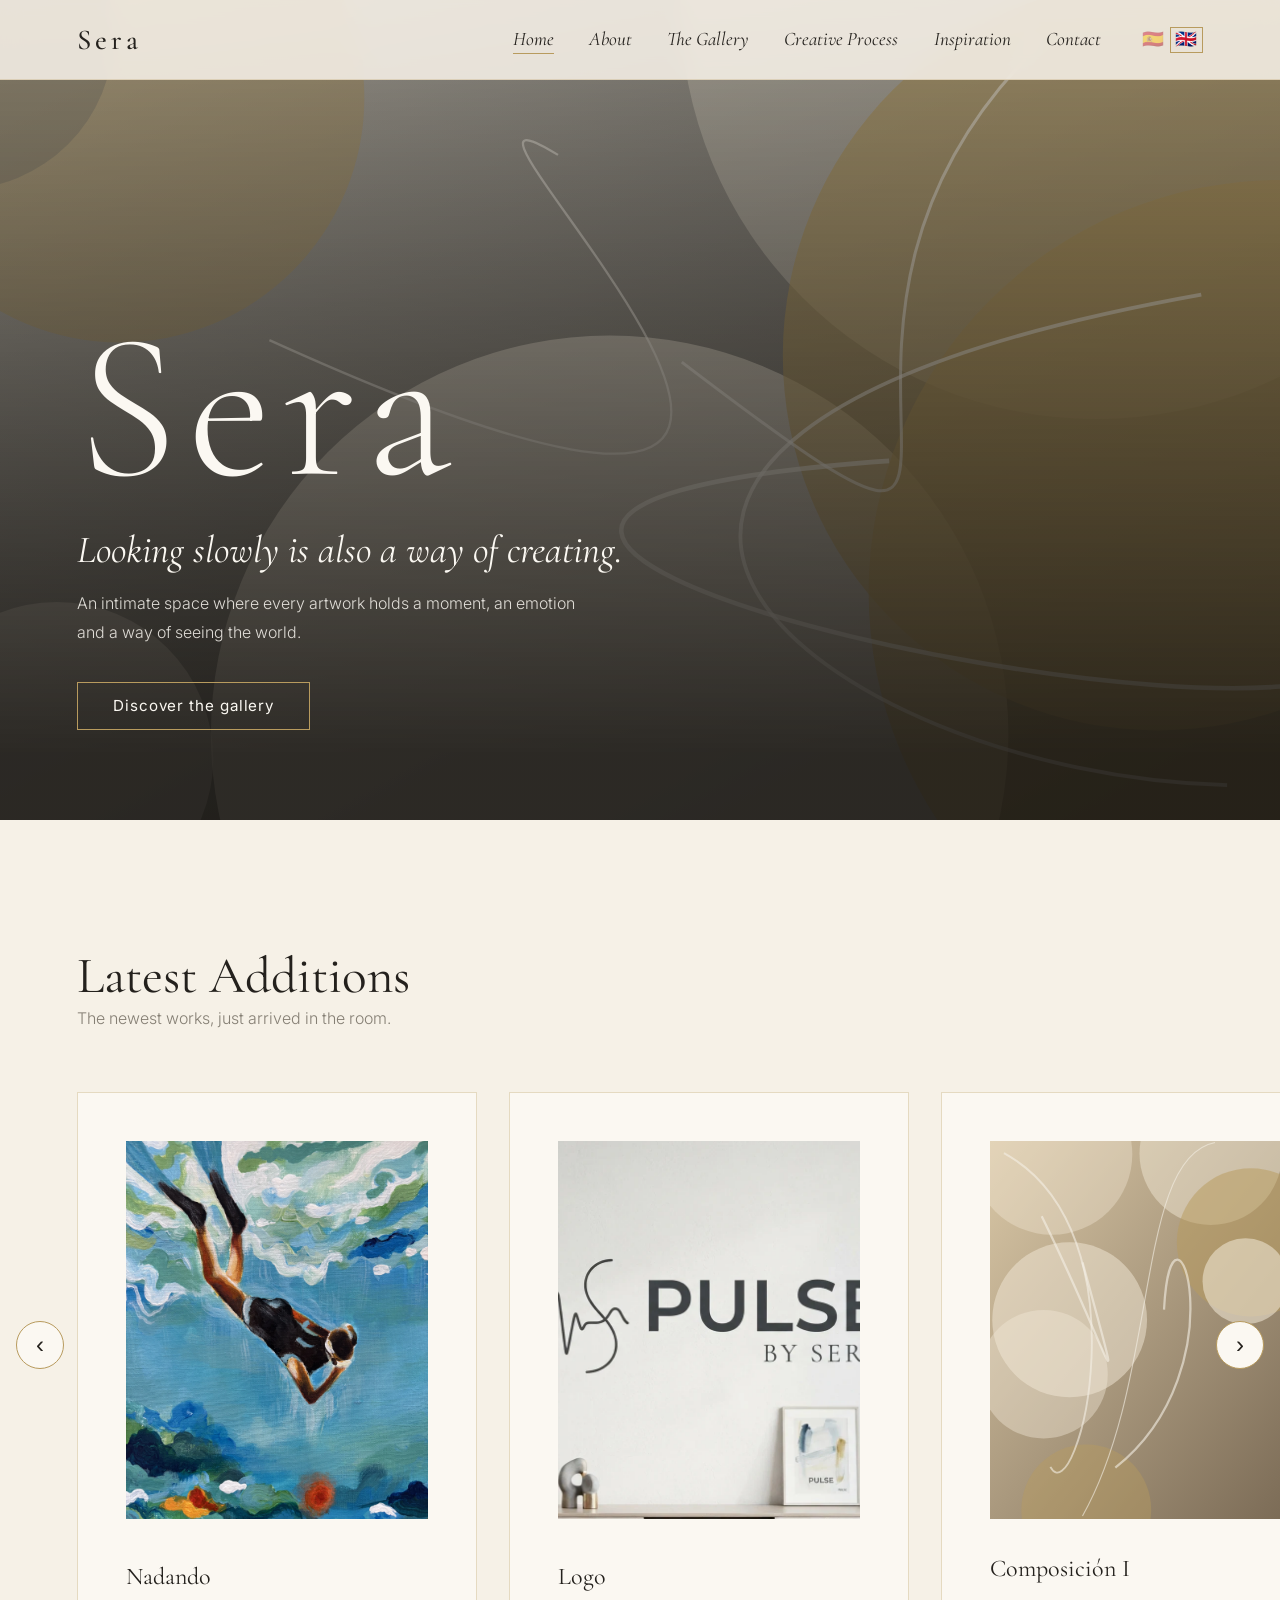
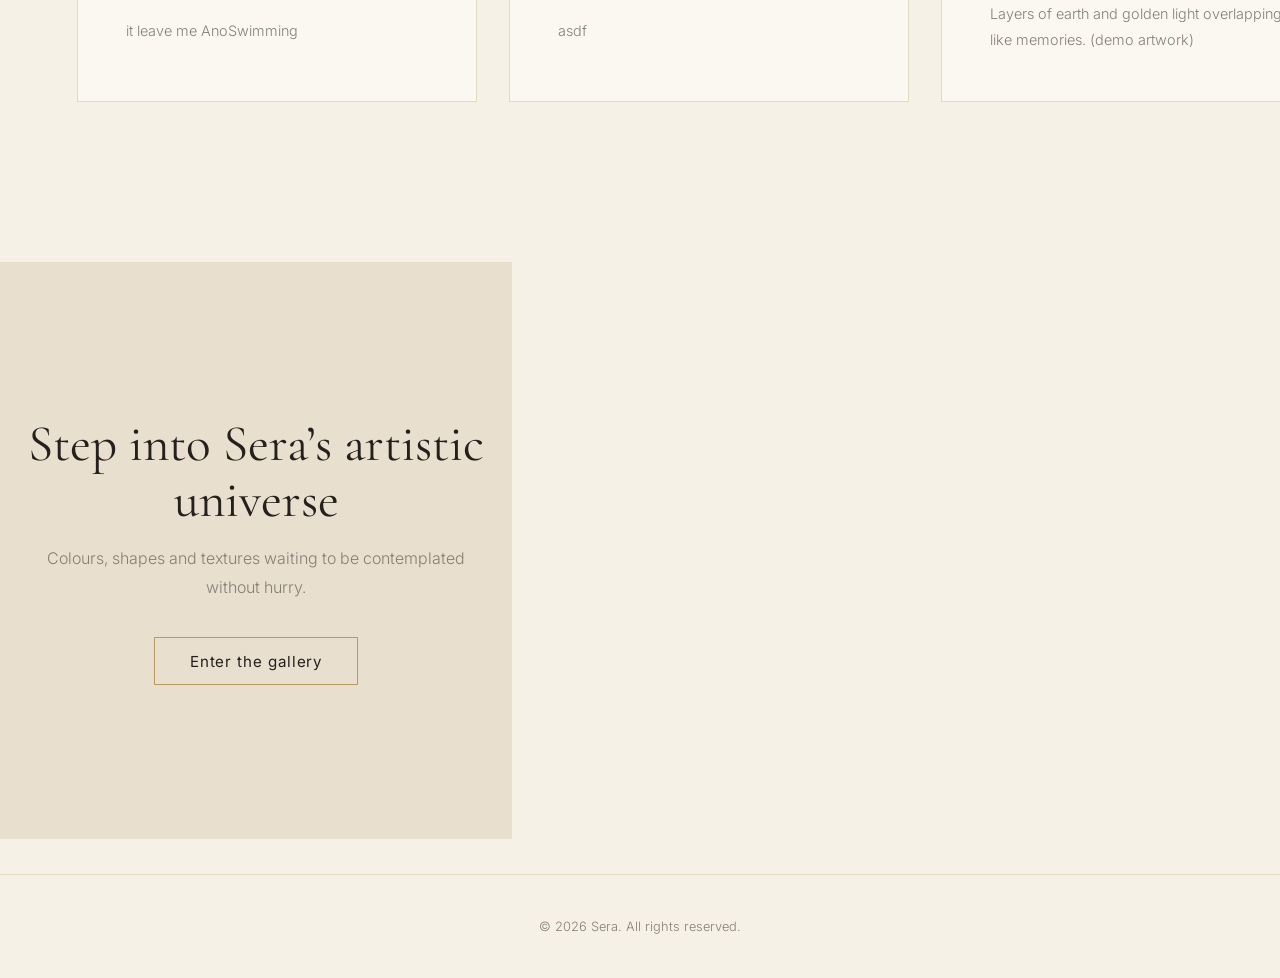
<file: index.html>
<!doctype html><html lang="es"><head><meta charset="utf-8"><meta name="viewport" content="width=device-width,initial-scale=1"><title>Sera · Galería de arte</title><meta name="description" content="Galería de arte personal de Sera."><meta property="og:type" content="website"><meta property="og:title" content="Sera · Galería de arte"><meta property="og:image" content="assets/images/hero.svg"><link rel="icon" href="assets/icons/favicon.svg"><link rel="preconnect" href="https://fonts.googleapis.com"><link rel="preconnect" href="https://fonts.gstatic.com" crossorigin><link rel="stylesheet" href="https://fonts.googleapis.com/css2?family=Cormorant+Garamond:ital,wght@0,300;0,400;0,500;1,400&family=Inter:wght@300;400;500&display=swap"><link rel="stylesheet" href="css/style.css"></head><body data-page="home"><header id="hdr"></header><main>
<section class="hero"><img data-cfg="hero" fetchpriority="high" alt=""><div class="hc"><h1 data-artist></h1><p class="q" data-i18n="home.quote"></p><p class="in" data-i18n="home.intro"></p><a class="btn" href="gallery.html" data-i18n="home.cta"></a></div></section>
<section class="sec"><div class="hd rv"><h2 data-i18n="home.latest"></h2><p data-i18n="home.latestSub"></p></div><div class="car"><button class="ar" data-d="-1" data-i18n-al="modal.prev">‹</button><div class="trk" id="trk"><p class="st" data-i18n="gallery.loading"></p></div><button class="ar" data-d="1" data-i18n-al="modal.next">›</button></div></section>
<section class="fin rv"><h2 data-i18n="home.final"></h2><p data-i18n="home.finalText"></p><a class="btn" href="gallery.html" data-i18n="home.finalBtn"></a></section>
</main><footer id="ftr"><p data-i18n="footer.rights"></p></footer><script src="js/config.js"></script><script src="js/translations.js"></script><script src="js/translations-ext.js"></script><script src="js/main.js"></script><script src="js/carousel.js"></script></body></html>
</file>
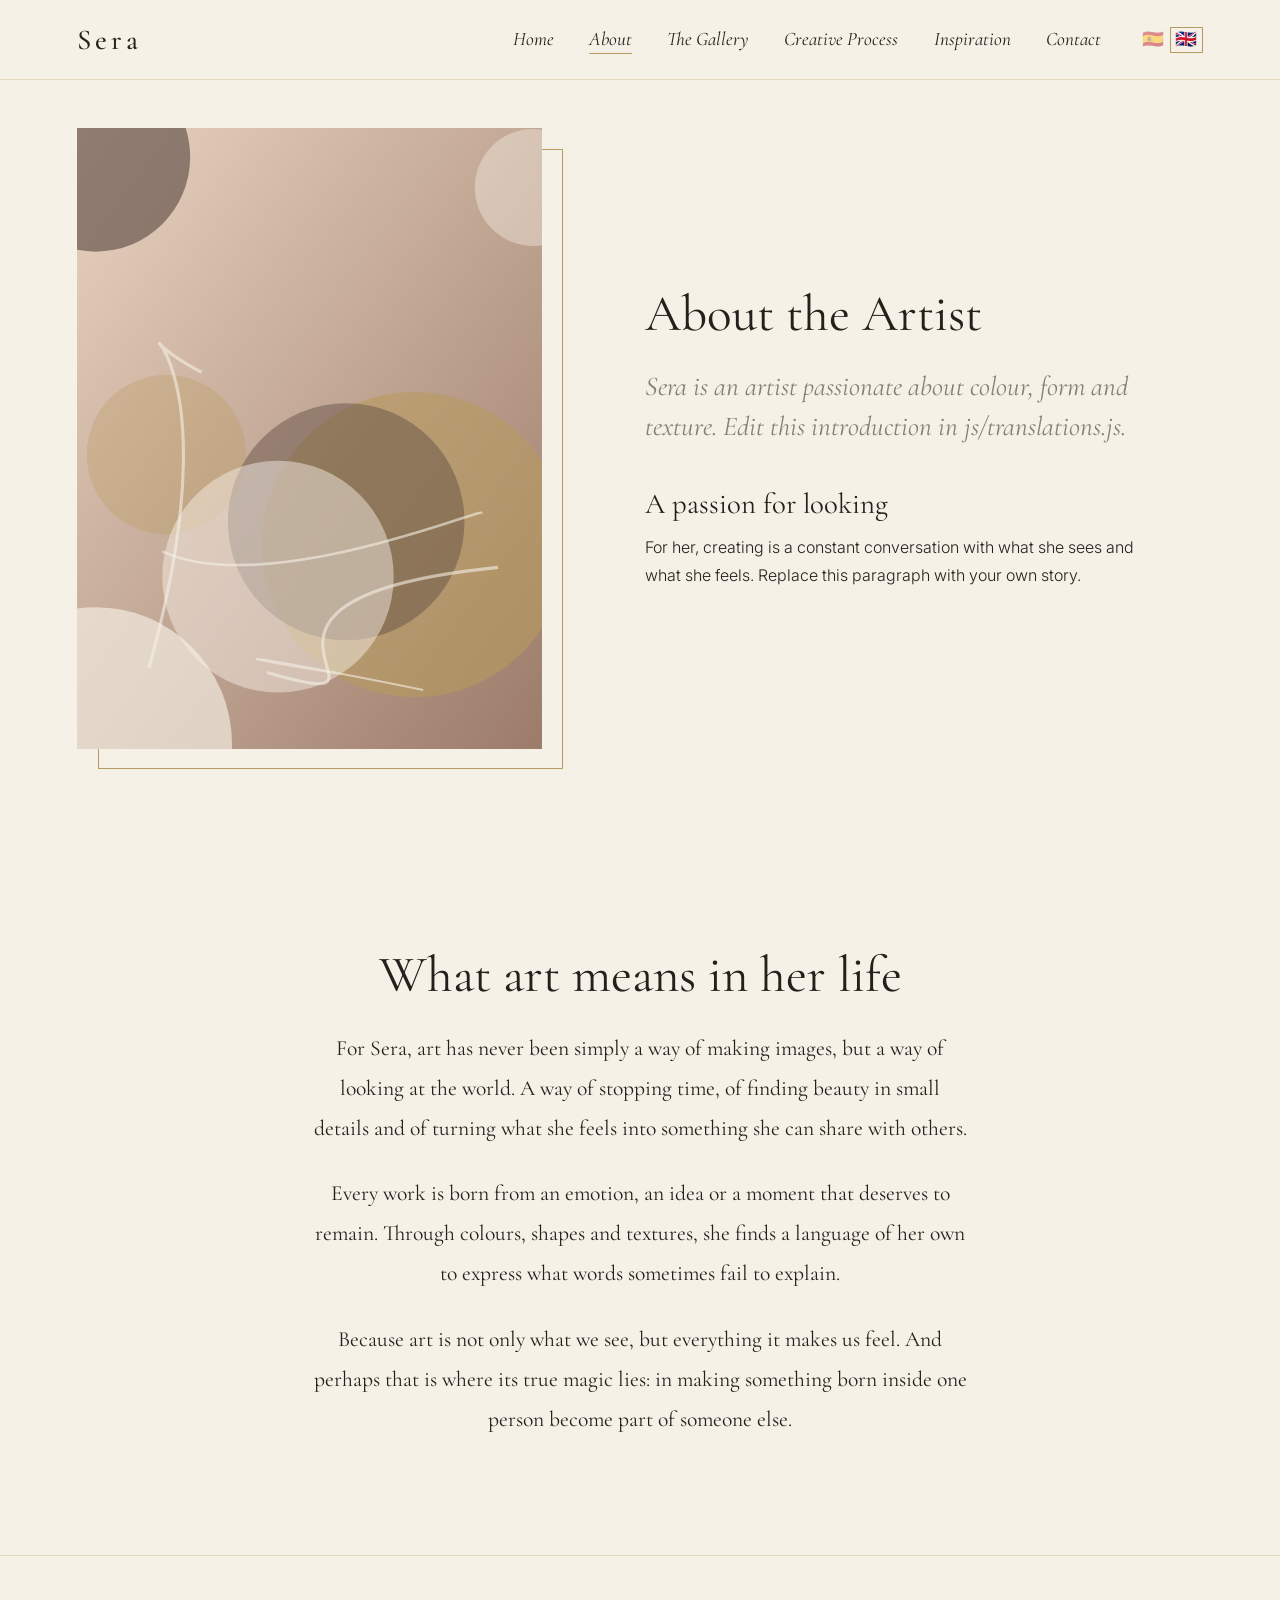
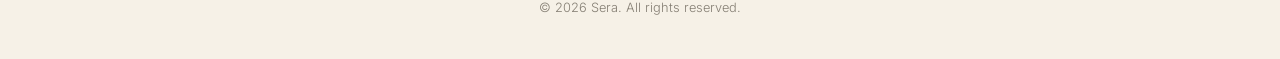
<file: about.html>
<!doctype html><html lang="es"><head><meta charset="utf-8"><meta name="viewport" content="width=device-width,initial-scale=1"><title>Sera · Conoce al autor</title><meta name="description" content="Galería de arte personal de Sera."><meta property="og:type" content="website"><meta property="og:title" content="Sera · Conoce al autor"><meta property="og:image" content="assets/images/hero.svg"><link rel="icon" href="assets/icons/favicon.svg"><link rel="preconnect" href="https://fonts.googleapis.com"><link rel="preconnect" href="https://fonts.gstatic.com" crossorigin><link rel="stylesheet" href="https://fonts.googleapis.com/css2?family=Cormorant+Garamond:ital,wght@0,300;0,400;0,500;1,400&family=Inter:wght@300;400;500&display=swap"><link rel="stylesheet" href="css/style.css"></head><body data-page="about"><header id="hdr"></header><main>
<section class="ab"><figure class="rv"><img data-cfg="portrait" data-alt="1" alt=""></figure><div class="rv"><h1 data-i18n="about.title"></h1><p class="lead" data-i18n="about.intro"></p><h2 data-i18n="about.passionT"></h2><p data-i18n="about.passion"></p></div></section>
<section class="aq rv"><h2 data-i18n="about.artT"></h2><p data-i18n="about.art1"></p><p data-i18n="about.art2"></p><p data-i18n="about.art3"></p></section>
</main><footer id="ftr"><p data-i18n="footer.rights"></p></footer><script src="js/config.js"></script><script src="js/translations.js"></script><script src="js/translations-ext.js"></script><script src="js/main.js"></script></body></html>
</file>
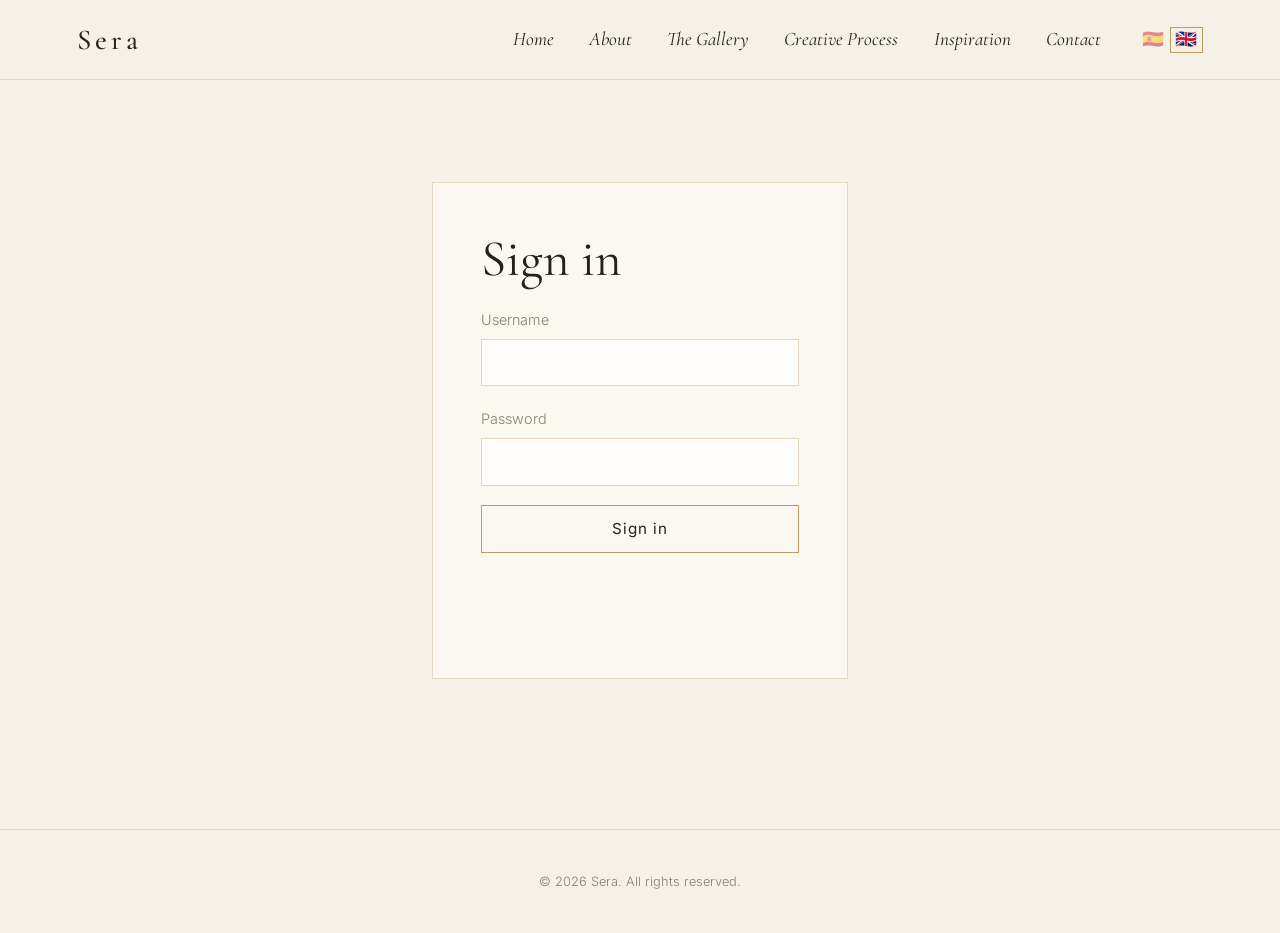
<file: admin.html>
<!doctype html><html lang="es"><head><meta charset="utf-8"><meta name="viewport" content="width=device-width,initial-scale=1"><title>Admin</title><meta name="description" content="Galería de arte personal de Sera."><meta property="og:type" content="website"><meta property="og:title" content="Admin"><meta property="og:image" content="assets/images/hero.svg"><meta name="robots" content="noindex,nofollow"><link rel="icon" href="assets/icons/favicon.svg"><link rel="preconnect" href="https://fonts.googleapis.com"><link rel="preconnect" href="https://fonts.gstatic.com" crossorigin><link rel="stylesheet" href="https://fonts.googleapis.com/css2?family=Cormorant+Garamond:ital,wght@0,300;0,400;0,500;1,400&family=Inter:wght@300;400;500&display=swap"><link rel="stylesheet" href="css/style.css"></head><body data-page="admin"><header id="hdr"></header><main>
<section class="ad" id="login"><form id="lf" class="card"><h1 data-i18n="admin.login"></h1><label><span data-i18n="admin.user"></span><input name="u" autocomplete="username" required></label><label><span data-i18n="admin.pass"></span><input name="p" type="password" autocomplete="current-password" required></label><button class="btn" data-i18n="admin.login"></button><p class="msg" id="lm" role="alert"></p></form></section>
<section class="ad" id="dash" hidden><div class="bar"><h1 data-i18n="admin.title"></h1><button class="btn ghost sm" id="lo" data-i18n="admin.logout"></button></div>
<nav class="tabs" id="tabs"><button data-t="works" class="on" data-i18n="admin.tabWorks"></button><button data-t="col" data-i18n="admin.tabCol"></button><button data-t="proc" data-i18n="admin.tabProc"></button><button data-t="insp" data-i18n="admin.tabInsp"></button></nav><p class="msg" id="am" role="status"></p><div id="t-works"><form id="af" class="card"><h2 data-i18n="admin.add"></h2><label><span data-i18n="admin.image"></span><input type="file" id="fi" accept="image/jpeg,image/png,image/webp"></label><small data-i18n="admin.imgHint"></small><img id="pv" hidden alt=""><label><span data-i18n="admin.titleF"></span><input name="title" maxlength="120" required></label><label><span data-i18n="admin.descEs"></span><textarea name="es" rows="3"></textarea></label><label><span data-i18n="admin.descEn"></span><textarea name="en" rows="3"></textarea></label><label><span data-i18n="admin.year"></span><input name="year" inputmode="numeric" maxlength="4" pattern="\d{4}"></label><button class="btn" data-i18n="admin.submit"></button></form>
<h2 data-i18n="admin.existing"></h2><div id="list"></div></div><div id="t-col" hidden></div><div id="t-proc" hidden></div><div id="t-insp" hidden></div></section>
</main><footer id="ftr"><p data-i18n="footer.rights"></p></footer><script src="js/config.js"></script><script src="js/translations.js"></script><script src="js/translations-ext.js"></script><script src="js/main.js"></script><script src="js/admin.js"></script><script src="js/admin-content.js"></script></body></html>
</file>
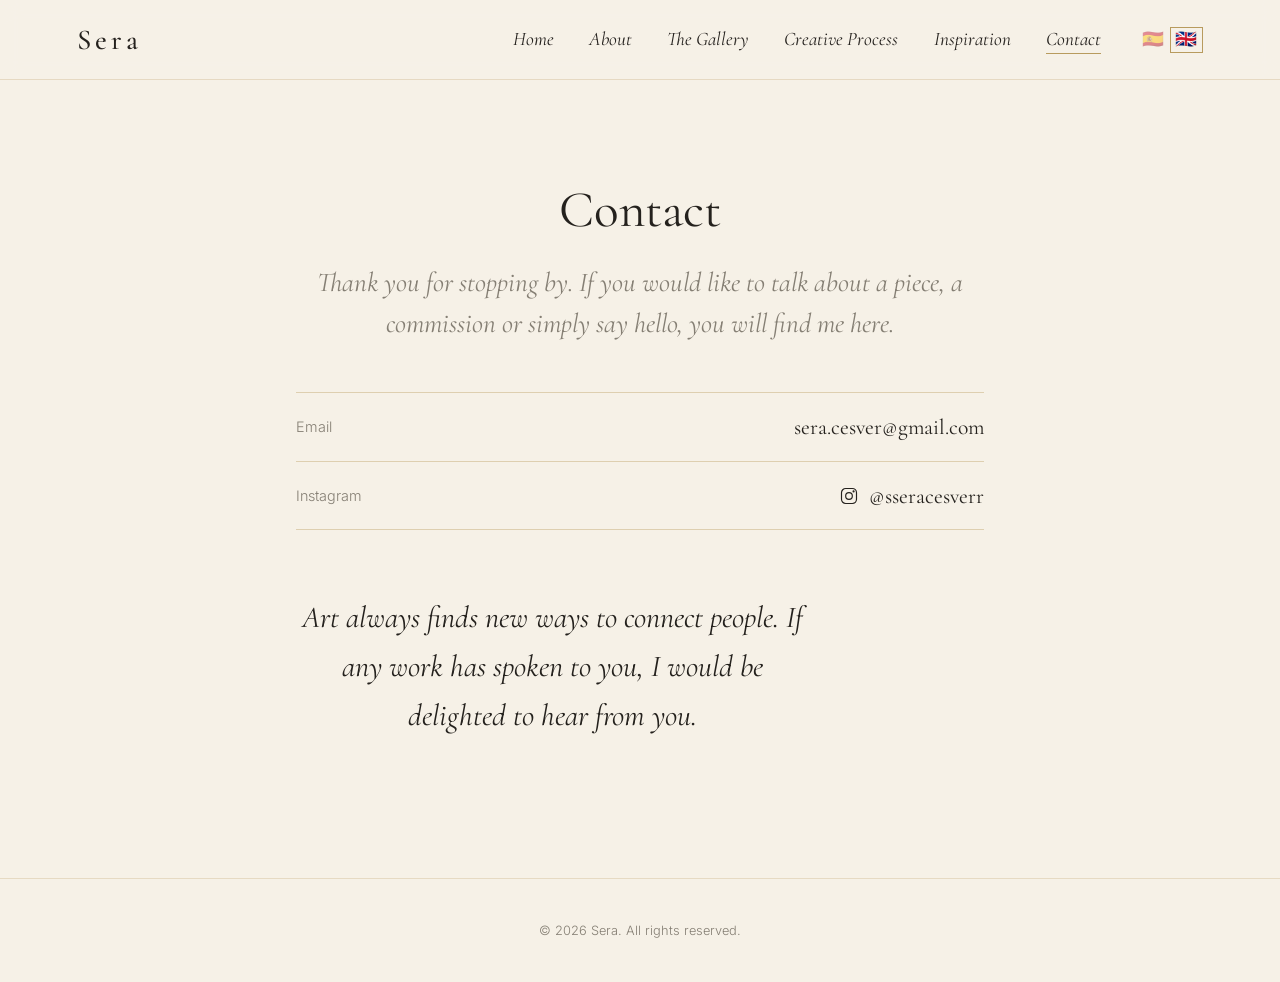
<file: contact.html>
<!doctype html><html lang="es"><head><meta charset="utf-8"><meta name="viewport" content="width=device-width,initial-scale=1"><title>Sera · Contacto</title><meta name="description" content="Galería de arte personal de Sera."><meta property="og:type" content="website"><meta property="og:title" content="Sera · Contacto"><meta property="og:image" content="assets/images/hero.svg"><link rel="icon" href="assets/icons/favicon.svg"><link rel="preconnect" href="https://fonts.googleapis.com"><link rel="preconnect" href="https://fonts.gstatic.com" crossorigin><link rel="stylesheet" href="https://fonts.googleapis.com/css2?family=Cormorant+Garamond:ital,wght@0,300;0,400;0,500;1,400&family=Inter:wght@300;400;500&display=swap"><link rel="stylesheet" href="css/style.css"></head><body data-page="contact"><header id="hdr"></header><main>
<section class="ct"><h1 data-i18n="contact.title"></h1><p class="lead" data-i18n="contact.welcome"></p><ul class="lk" id="lk"><li><span data-i18n="contact.mail"></span><a id="em"></a></li><li><span>Instagram</span><a id="ig" target="_blank" rel="noopener noreferrer"><svg viewBox="0 0 24 24" width="20" height="20" fill="none" stroke="currentColor" stroke-width="1.4" aria-hidden="true"><rect x="3" y="3" width="18" height="18" rx="5"/><circle cx="12" cy="12" r="4"/><circle cx="17.5" cy="6.5" r=".6"/></svg><span></span></a></li></ul><blockquote class="rv" data-i18n="contact.closing"></blockquote></section>
</main><footer id="ftr"><p data-i18n="footer.rights"></p></footer><script src="js/config.js"></script><script src="js/translations.js"></script><script src="js/translations-ext.js"></script><script src="js/main.js"></script><script>(()=>{const C=SERA_CONFIG,e=document.getElementById("em"),g=document.getElementById("ig"),l=document.getElementById("lk");e.href="mailto:"+C.email;e.textContent=C.email;g.href=C.instagram;g.querySelector("span").textContent=C.instagramHandle;C.links.forEach(x=>{const li=document.createElement("li"),a=document.createElement("a");li.innerHTML="<span></span>";li.firstChild.textContent=x.name;a.href=x.url;a.target="_blank";a.rel="noopener noreferrer";a.textContent=x.url.replace(/^https?:\/\/(www\.)?/,"");li.append(a);l.append(li)})})()</script></body></html>
</file>
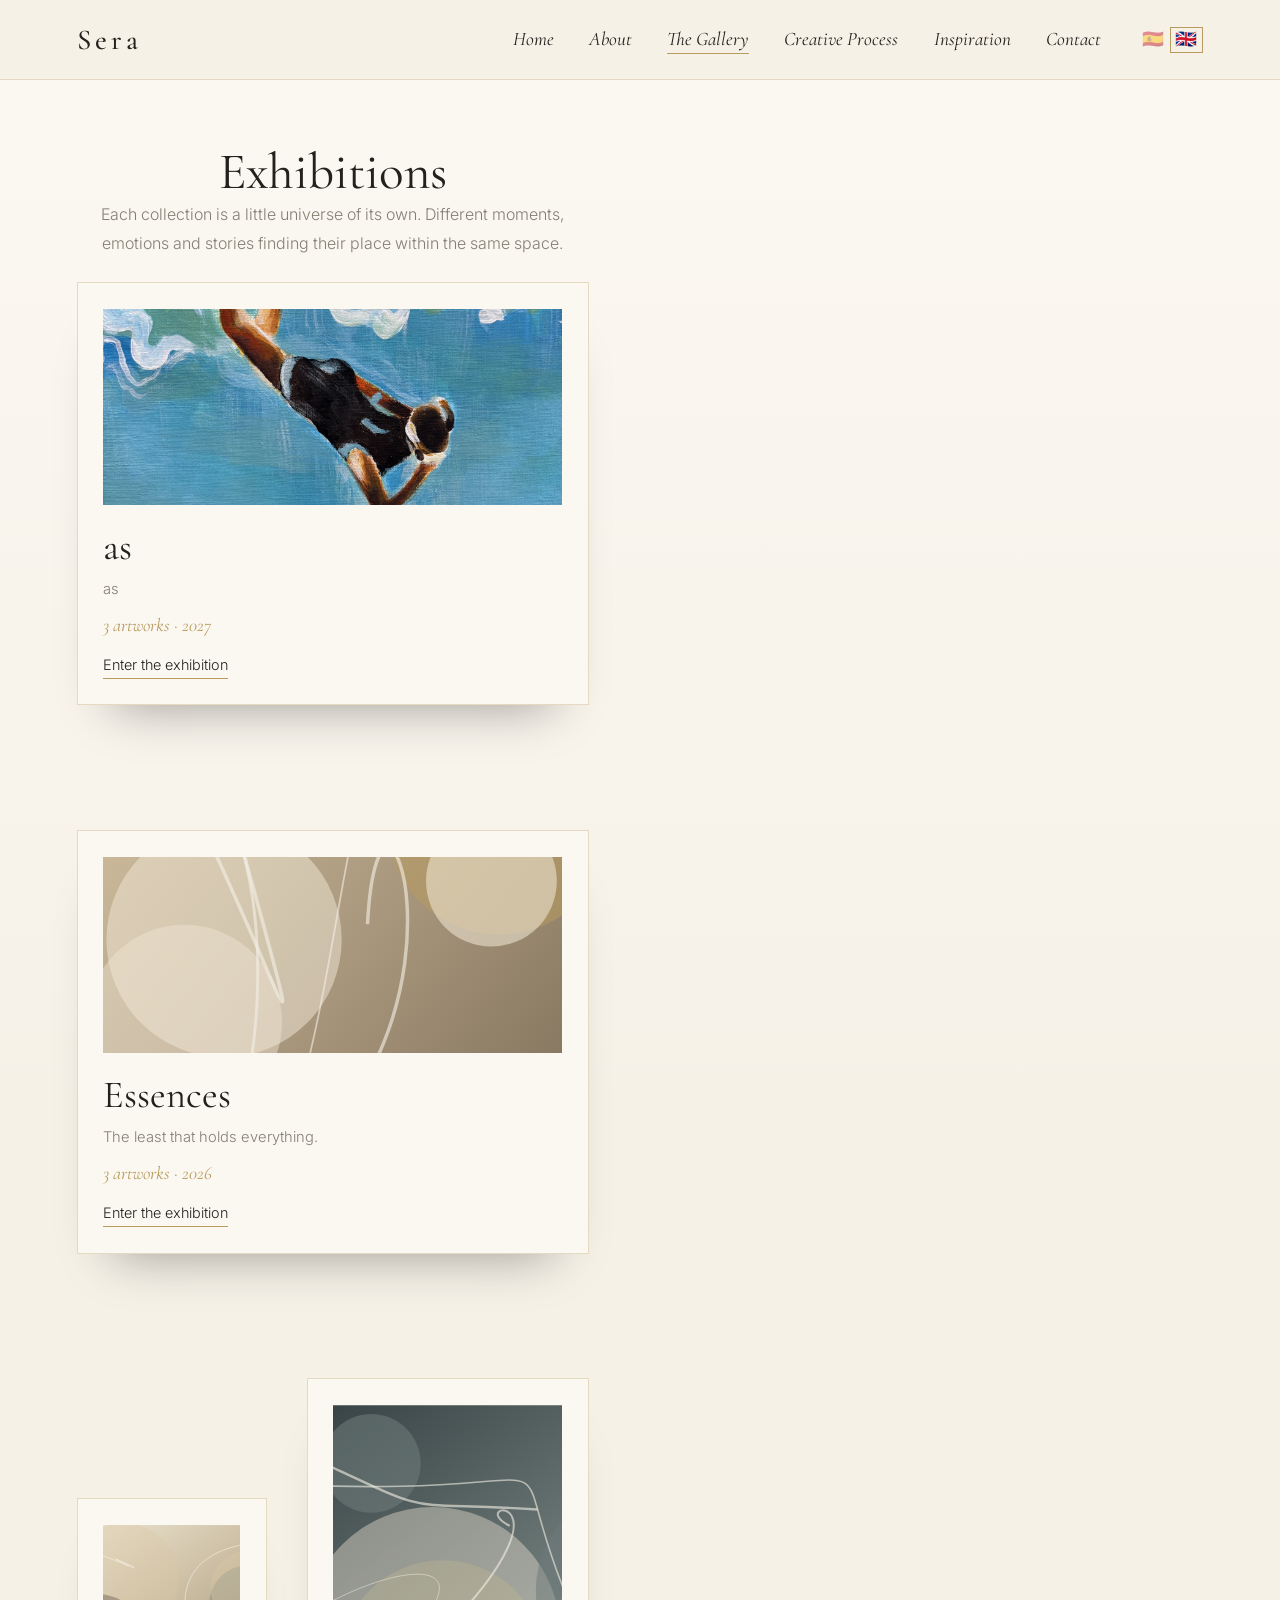
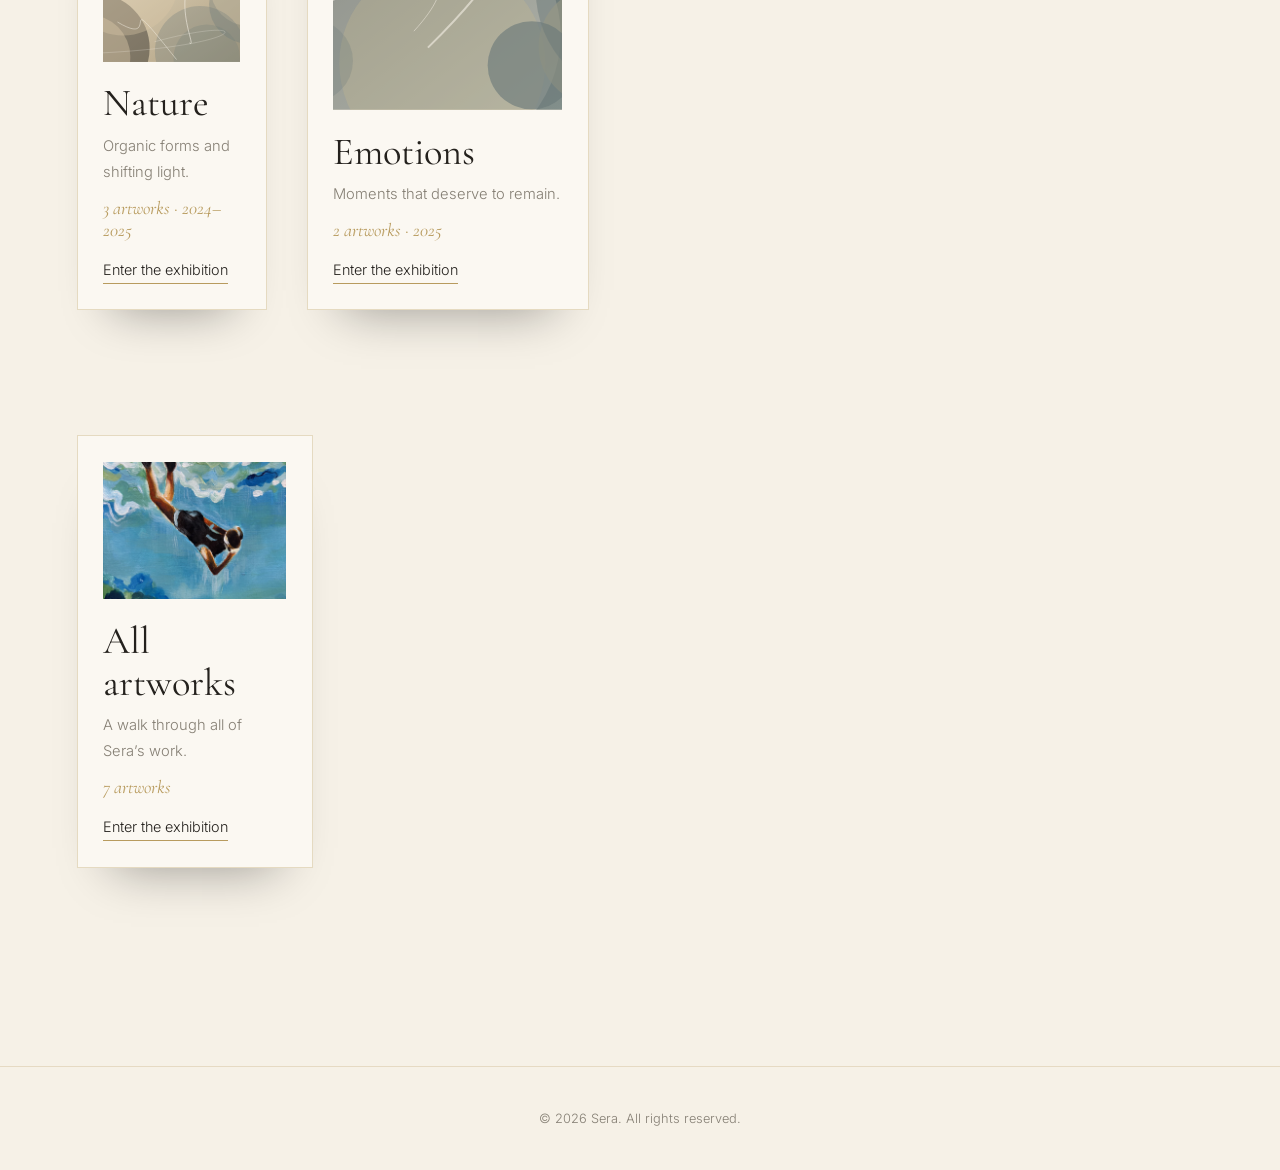
<file: gallery.html>
<!doctype html><html lang="es"><head><meta charset="utf-8"><meta name="viewport" content="width=device-width,initial-scale=1"><title>Sera · La Galería</title><meta name="description" content="Galería de arte personal de Sera."><meta property="og:type" content="website"><meta property="og:title" content="Sera · La Galería"><meta property="og:image" content="assets/images/hero.svg"><link rel="icon" href="assets/icons/favicon.svg"><link rel="preconnect" href="https://fonts.googleapis.com"><link rel="preconnect" href="https://fonts.gstatic.com" crossorigin><link rel="stylesheet" href="https://fonts.googleapis.com/css2?family=Cormorant+Garamond:ital,wght@0,300;0,400;0,500;1,400&family=Inter:wght@300;400;500&display=swap"><link rel="stylesheet" href="css/style.css"></head><body data-page="gallery"><header id="hdr"></header><main>
<div class="doors" id="doors" aria-hidden="true"><div class="door l"><i></i></div><div class="door r"><i></i></div><p class="dn" data-i18n="gallery.enter"></p></div>
<section class="gl"><div class="stage" id="stage"><p class="st" data-i18n="gallery.loading"></p></div></section>
</main><footer id="ftr"><p data-i18n="footer.rights"></p></footer><script src="js/config.js"></script><script src="js/translations.js"></script><script src="js/translations-ext.js"></script><script src="js/main.js"></script><script src="js/gallery.js"></script></body></html>
</file>
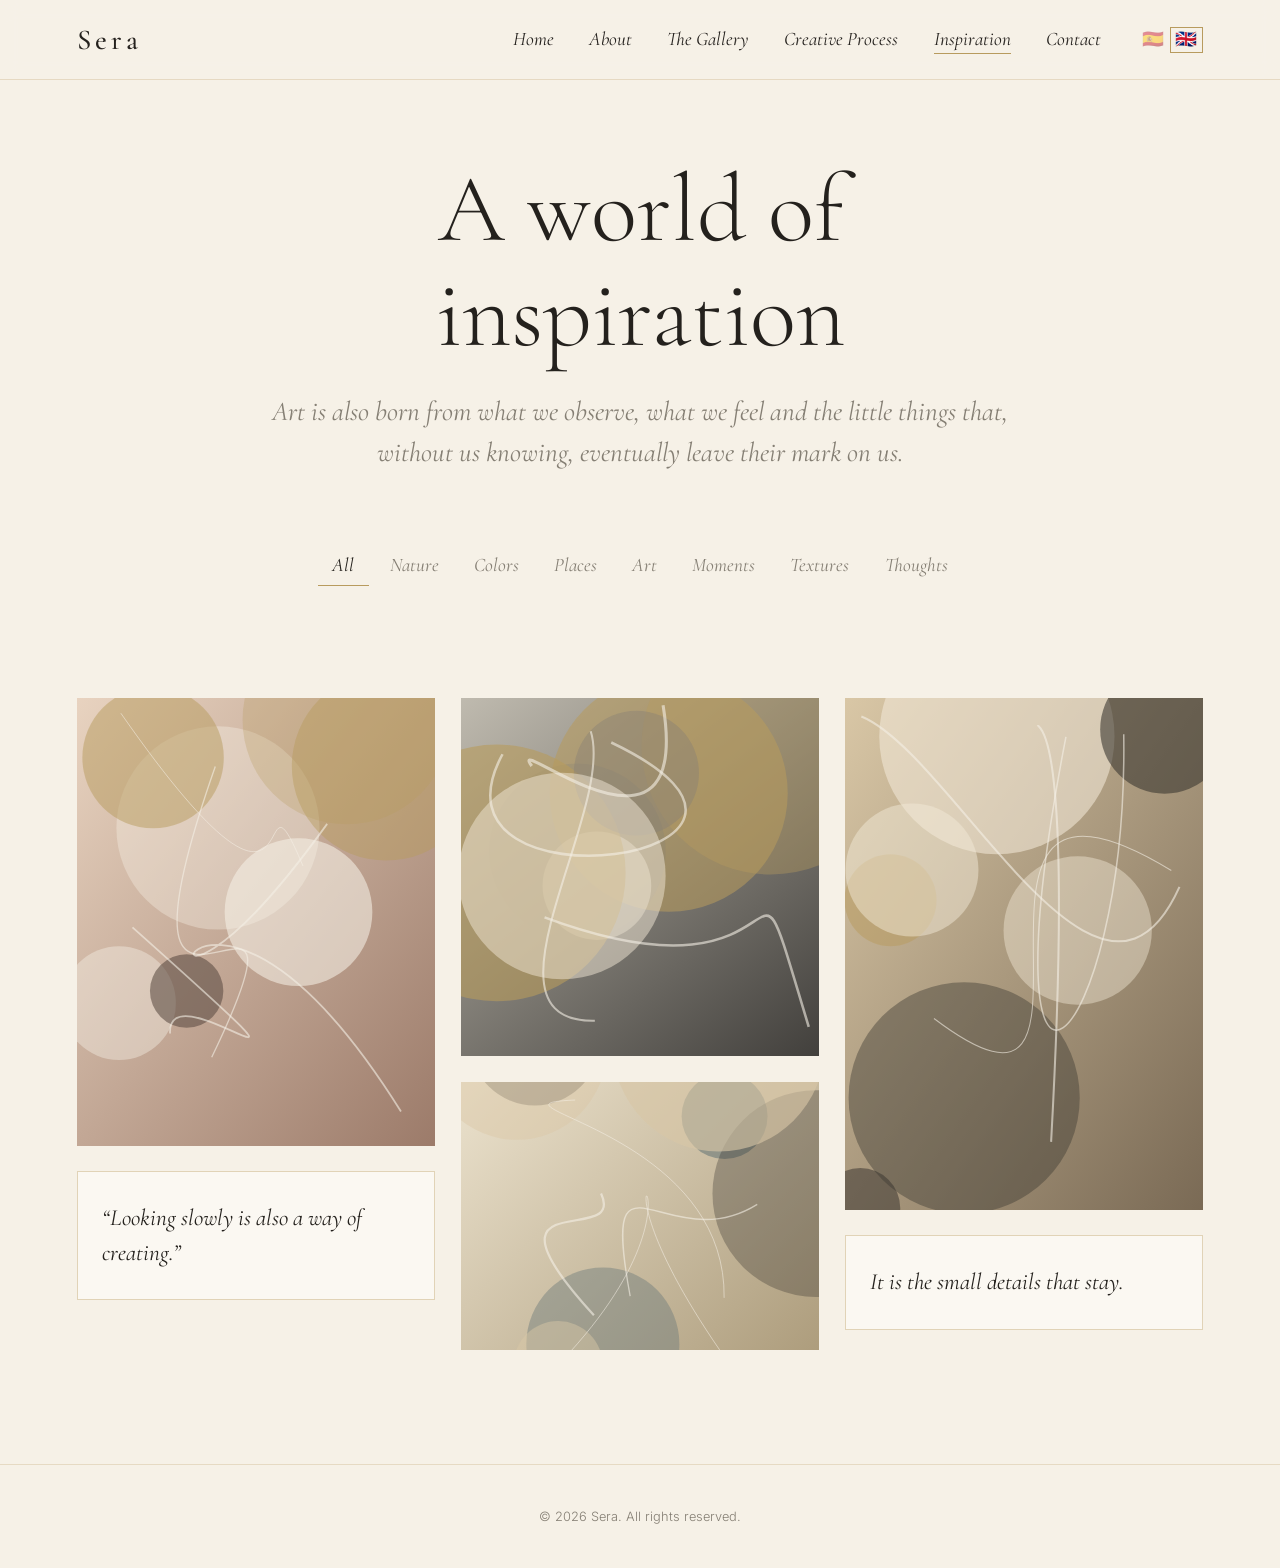
<file: inspiration.html>
<!doctype html><html lang="es"><head><meta charset="utf-8"><meta name="viewport" content="width=device-width,initial-scale=1"><title>Sera · Inspiración</title><meta name="description" content="Galería de arte personal de Sera."><meta property="og:type" content="website"><meta property="og:title" content="Sera · Inspiración"><meta property="og:image" content="assets/images/hero.svg"><link rel="icon" href="assets/icons/favicon.svg"><link rel="preconnect" href="https://fonts.googleapis.com"><link rel="preconnect" href="https://fonts.gstatic.com" crossorigin><link rel="stylesheet" href="https://fonts.googleapis.com/css2?family=Cormorant+Garamond:ital,wght@0,300;0,400;0,500;1,400&family=Inter:wght@300;400;500&display=swap"><link rel="stylesheet" href="css/style.css"></head><body data-page="inspiration"><header id="hdr"></header><main><section class="intro rv"><h1 data-i18n="insp.title"></h1><p class="lead" data-i18n="insp.sub"></p></section><div class="chips" id="chips"></div><div class="board" id="board"><p class="st" data-i18n="gallery.loading"></p></div></main><footer id="ftr"><p data-i18n="footer.rights"></p></footer><script src="js/config.js"></script><script src="js/translations.js"></script><script src="js/translations-ext.js"></script><script src="js/main.js"></script><script src="js/inspiration.js"></script></body></html>
</file>
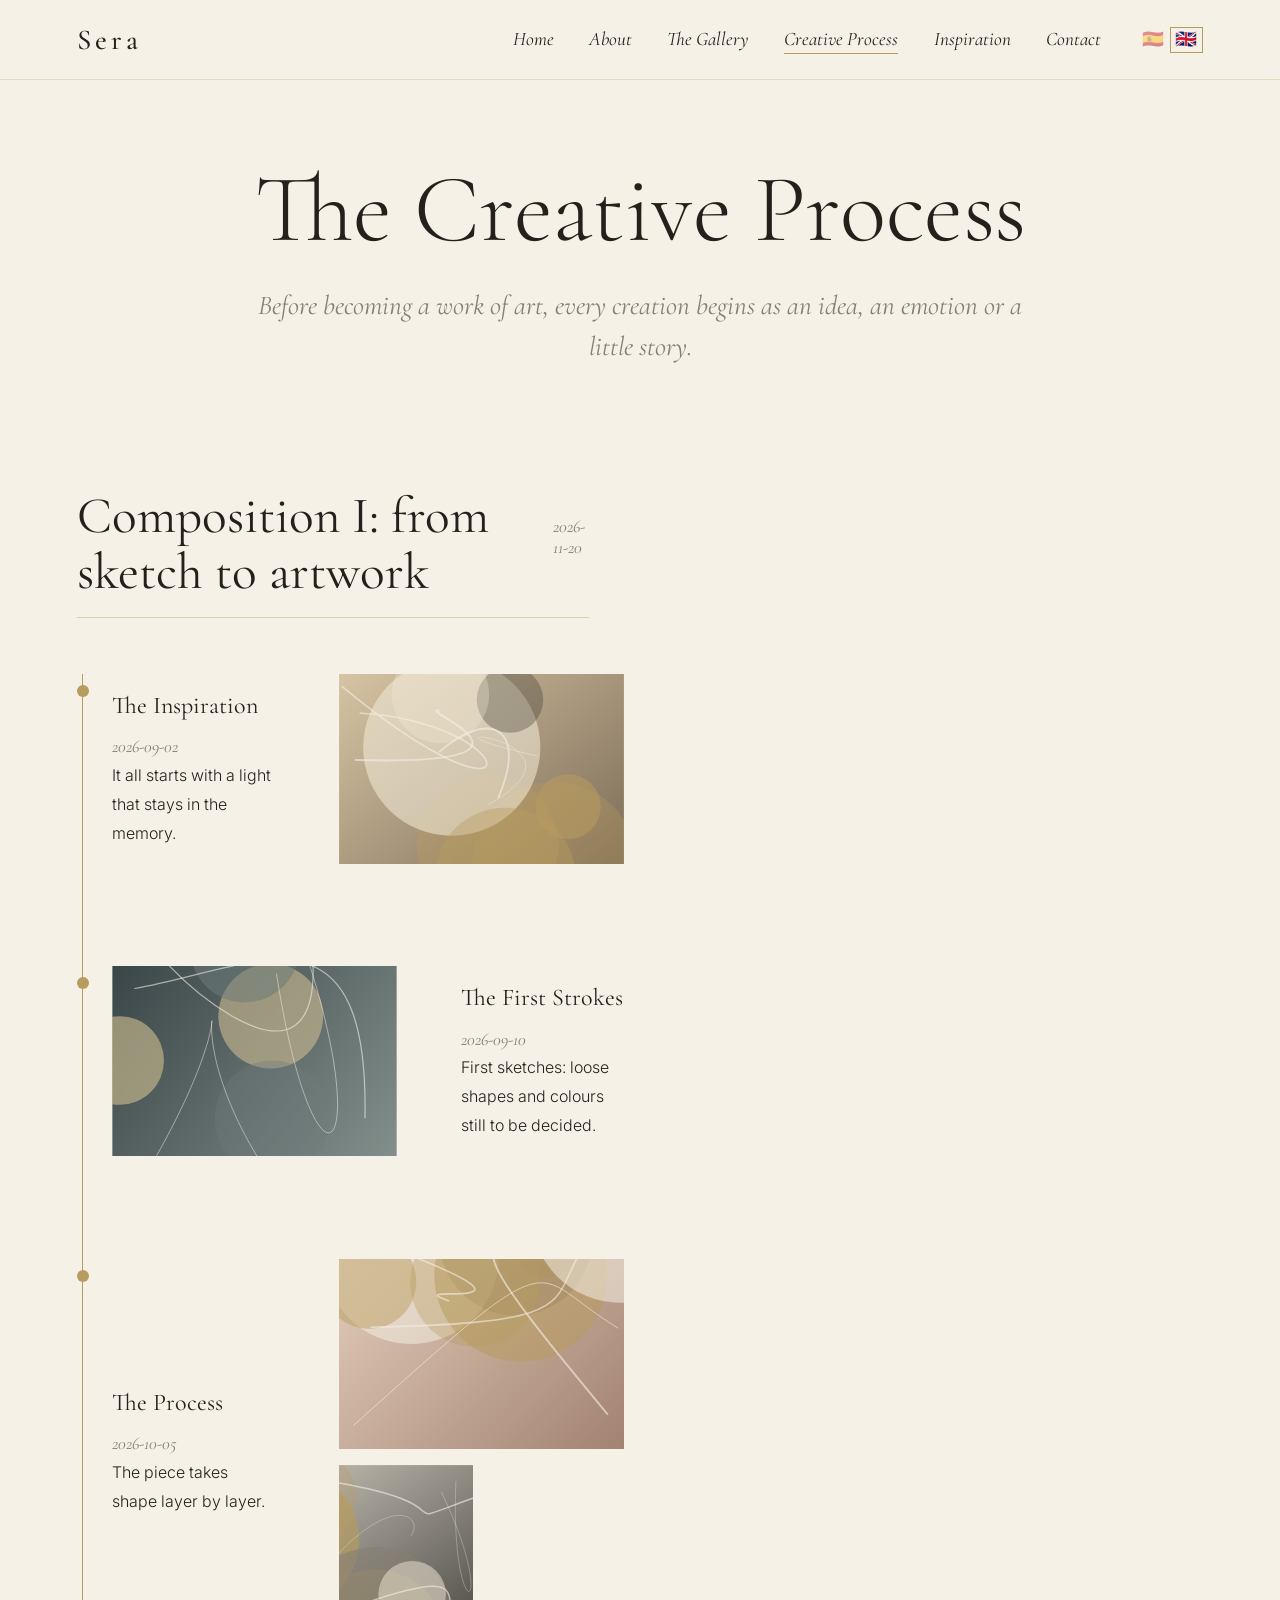
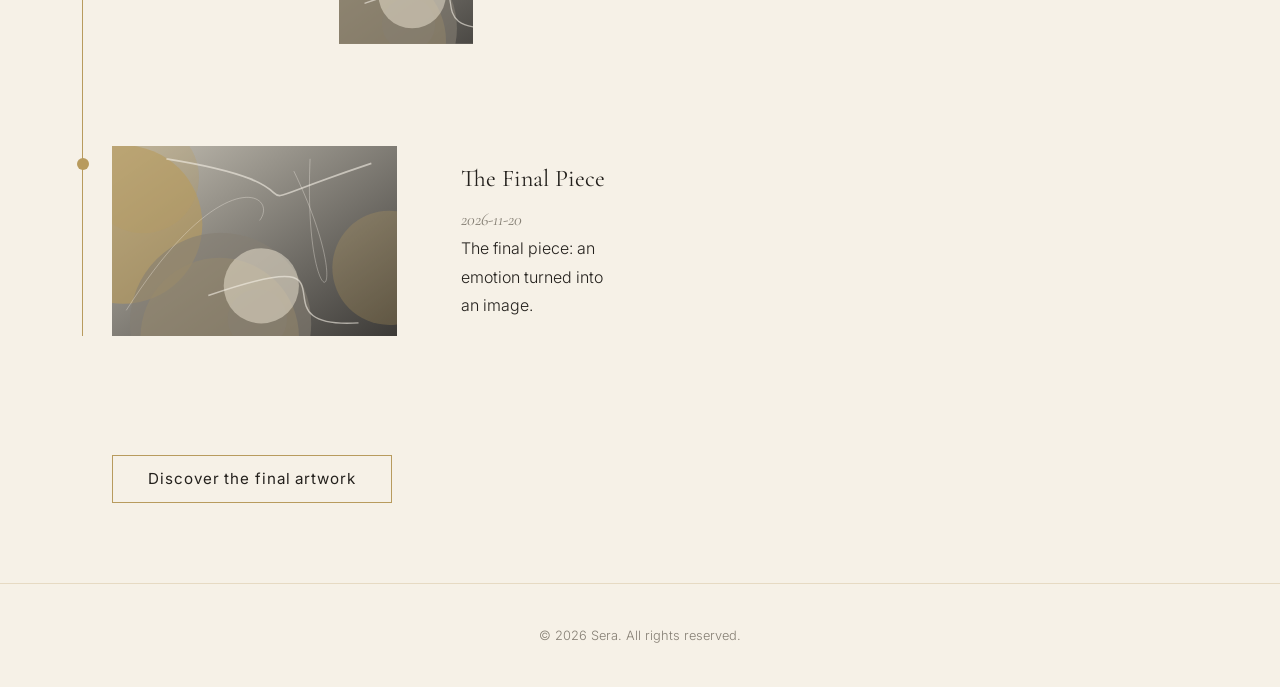
<file: process.html>
<!doctype html><html lang="es"><head><meta charset="utf-8"><meta name="viewport" content="width=device-width,initial-scale=1"><title>Sera · Proceso creativo</title><meta name="description" content="Galería de arte personal de Sera."><meta property="og:type" content="website"><meta property="og:title" content="Sera · Proceso creativo"><meta property="og:image" content="assets/images/hero.svg"><link rel="icon" href="assets/icons/favicon.svg"><link rel="preconnect" href="https://fonts.googleapis.com"><link rel="preconnect" href="https://fonts.gstatic.com" crossorigin><link rel="stylesheet" href="https://fonts.googleapis.com/css2?family=Cormorant+Garamond:ital,wght@0,300;0,400;0,500;1,400&family=Inter:wght@300;400;500&display=swap"><link rel="stylesheet" href="css/style.css"></head><body data-page="process"><header id="hdr"></header><main><section class="intro rv"><h1 data-i18n="process.title"></h1><p class="lead" data-i18n="process.sub"></p></section><div id="posts"><p class="st" data-i18n="gallery.loading"></p></div></main><footer id="ftr"><p data-i18n="footer.rights"></p></footer><script src="js/config.js"></script><script src="js/translations.js"></script><script src="js/translations-ext.js"></script><script src="js/main.js"></script><script src="js/process.js"></script></body></html>
</file>
<file: css/style.css>
:root{--iv:#f6f1e7;--pp:#fbf8f2;--bg:#e8dfcf;--ink:#24211d;--st:#857f74;--au:#b89b5e;--serif:'Cormorant Garamond',Georgia,serif;--sans:Inter,system-ui,sans-serif;--pad:clamp(1.5rem,6vw,6rem)}
*{box-sizing:border-box;margin:0}[hidden]{display:none!important}
html{scroll-behavior:smooth}
body{background:var(--iv);color:var(--ink);font:300 1rem/1.8 var(--sans);transition:opacity .35s;animation:fi .8s;overflow-x:hidden}
body.out{opacity:0}@keyframes fi{from{opacity:0}}
img{display:block;max-width:100%}a{color:inherit}
h1,h2,h3{font:400 clamp(2rem,4vw,3.4rem)/1.1 var(--serif)}h3{font-size:1.5rem}
main{padding-top:5rem}
:focus-visible{outline:2px solid var(--au);outline-offset:3px}
/* cabecera */
#hdr{position:fixed;inset:0 0 auto;z-index:50;height:5rem;display:flex;justify-content:space-between;align-items:center;padding:0 var(--pad);background:#f6f1e7e0;backdrop-filter:blur(10px);border-bottom:1px solid #b89b5e44}
.logo{font:500 1.8rem var(--serif);text-decoration:none;letter-spacing:.14em}
nav{display:flex;align-items:center;gap:2.2rem}
nav>a{font:italic 400 1.2rem var(--serif);text-decoration:none;position:relative}
nav>a::after{content:'';position:absolute;left:0;bottom:-3px;height:1px;width:0;background:var(--au);transition:width .45s}
nav>a:hover::after,nav>a.on::after{width:100%}
.lang button{background:none;border:1px solid transparent;cursor:pointer;font-size:1.1rem;padding:.1rem .3rem;opacity:.45;transition:.3s}
.lang button.on,.lang button:hover{opacity:1;border-color:var(--au)}
.burger{display:none;background:none;border:0;font-size:1.9rem;cursor:pointer;color:inherit}
/* botones y utilidades */
.btn{display:inline-block;padding:.85rem 2.2rem;border:1px solid var(--au);background:transparent;color:inherit;font:400 .95rem var(--sans);letter-spacing:.06em;text-decoration:none;cursor:pointer;transition:background .4s,color .4s}
.btn:hover{background:var(--au);color:var(--ink)}.btn.sm{padding:.45rem 1.1rem;font-size:.85rem}.ghost{border-color:#b89b5e77}
.rv{opacity:0;transform:translateY(24px);transition:opacity 1.1s,transform 1.1s cubic-bezier(.2,.7,.2,1)}.rv.in{opacity:1;transform:none}
.st{color:var(--st);text-align:center;grid-column:1/-1;padding:3rem 1rem;width:100%}
.hd{padding:0 var(--pad);margin-bottom:3rem}.hd p,.lead{color:var(--st)}
#ftr{text-align:center;padding:2.5rem 1rem;font-size:.8rem;color:var(--st);border-top:1px solid #b89b5e44}
/* inicio */
.hero{position:relative;min-height:calc(100svh - 5rem);display:grid;align-items:end;color:var(--pp);overflow:hidden;margin-top:-5rem;padding-top:5rem}
.hero img{position:absolute;inset:0;width:100%;height:100%;object-fit:cover;animation:zm 16s ease-out both}@keyframes zm{from{transform:scale(1.1)}}
.hero::after{content:'';position:absolute;inset:0;background:linear-gradient(180deg,#14120f33,#14120fd9 92%)}
.hc{position:relative;z-index:1;padding:0 var(--pad) clamp(3rem,10vh,7rem);max-width:62rem}
.hero h1{font-size:clamp(5rem,17vw,13rem);font-weight:300;letter-spacing:.05em;line-height:.95}
.q{font:italic 400 clamp(1.5rem,3.2vw,2.4rem)/1.3 var(--serif);margin:1.2rem 0 .8rem}
.in{max-width:32rem;opacity:.85;margin-bottom:2.2rem}
.sec{padding:clamp(4rem,10vw,9rem) 0}
.car{position:relative}
.trk{display:flex;gap:2rem;overflow-x:auto;scroll-snap-type:x mandatory;padding:0 var(--pad) 1rem;scrollbar-width:none;scroll-padding:0 var(--pad)}.trk::-webkit-scrollbar{display:none}
.card{flex:0 0 min(78vw,25rem);scroll-snap-align:start;cursor:pointer;background:none;border:0;text-align:left;font:inherit;color:inherit}
.card .im{aspect-ratio:4/5;overflow:hidden;background:var(--bg);margin-bottom:1.1rem}
.card img{width:100%;height:100%;object-fit:cover;transition:transform 1.4s cubic-bezier(.2,.7,.2,1)}.card:hover img{transform:scale(1.05)}
.card p{color:var(--st);font-size:.9rem;display:-webkit-box;-webkit-line-clamp:2;-webkit-box-orient:vertical;overflow:hidden}
.ar,.nv{width:3rem;height:3rem;border-radius:50%;border:1px solid var(--au);color:inherit;cursor:pointer;font-size:1.5rem;line-height:1;transition:background .3s}
.ar{position:absolute;top:38%;z-index:2;background:var(--pp);color:var(--ink)}.ar[data-d="-1"]{left:1rem}.ar[data-d="1"]{right:1rem}.ar:hover,.nv:hover{background:var(--au)}
.nv{background:transparent}
@media(hover:none){.ar{display:none}}
.fin{text-align:center;padding:clamp(5rem,12vw,10rem) 1.5rem;background:var(--bg)}.fin p{margin:1rem 0 2.2rem;color:var(--st)}
/* autor */
.ab{display:grid;grid-template-columns:5fr 6fr;gap:clamp(2rem,8vw,8rem);padding:3rem var(--pad);align-items:center;max-width:92rem;margin:auto}
.ab figure{position:relative;isolation:isolate}.ab figure::after{content:'';position:absolute;inset:1.3rem -1.3rem -1.3rem 1.3rem;border:1px solid var(--au);z-index:-1}
.ab img{width:100%;aspect-ratio:3/4;object-fit:cover}
.lead{font:italic 400 clamp(1.3rem,2.2vw,1.7rem)/1.5 var(--serif);margin:1.5rem 0 2.5rem}.ab h2{font-size:1.8rem;margin-bottom:.8rem}
.aq{max-width:44rem;margin:auto;padding:clamp(4rem,9vw,8rem) 1.5rem;text-align:center}.aq p{font:400 1.35rem/1.85 var(--serif);margin-top:1.6rem}
/* contacto */
.ct{max-width:46rem;margin:auto;padding:clamp(3rem,8vw,7rem) 1.5rem;text-align:center}.ct .lead{margin-bottom:3rem}
.lk{list-style:none;padding:0;border-top:1px solid #b89b5e66;margin-bottom:4rem}
.lk li{display:flex;justify-content:space-between;align-items:center;gap:1rem;padding:1.3rem 0;border-bottom:1px solid #b89b5e66}
.lk li>span{color:var(--st);font-size:.9rem}.lk a{display:inline-flex;gap:.6rem;align-items:center;text-decoration:none;font:400 1.35rem var(--serif);transition:color .3s;word-break:break-all}.lk a:hover{color:var(--au)}
blockquote{font:italic 400 clamp(1.4rem,2.6vw,1.9rem)/1.6 var(--serif)}
/* galería */
.doors{position:fixed;inset:0;z-index:100;display:flex;perspective:1800px;overflow:hidden;cursor:pointer}
.door{flex:1;position:relative;background:linear-gradient(90deg,#33302a,#1d1b17);box-shadow:inset 0 0 0 1px #b89b5e55;transition:transform 2.5s cubic-bezier(.76,0,.2,1)}
.door::before{content:'';position:absolute;inset:7% 12%;border:1px solid #b89b5e66;box-shadow:inset 0 0 0 .6rem #25221d,inset 0 0 0 calc(.6rem + 1px) #b89b5e33}
.door.l{transform-origin:left center}.door.r{transform-origin:right center}
.door i{position:absolute;top:50%;width:.45rem;height:7rem;margin-top:-3.5rem;border-radius:.3rem;background:linear-gradient(var(--au),#7d6836)}.l i{right:1.4rem}.r i{left:1.4rem}
.doors.open{pointer-events:none;animation:fo .6s 2.5s forwards}.doors.open .l{transform:rotateY(-104deg)}.doors.open .r{transform:rotateY(104deg)}
.dn{position:absolute;left:0;right:0;top:calc(50% + 5rem);text-align:center;color:var(--au);font:italic 1.4rem var(--serif);transition:opacity .6s}.open .dn{opacity:0}
@keyframes fo{to{opacity:0}}
.gl{padding:2rem var(--pad) 8rem;overflow:hidden;background:linear-gradient(var(--pp),var(--iv) 40%)}.gl .hd{text-align:center;padding:2rem 0 1.5rem;margin:0}
.chips{display:flex;flex-wrap:wrap;justify-content:center;gap:.4rem;margin-bottom:5rem;min-height:2.5rem}
.chip{background:none;border:0;border-bottom:1px solid transparent;cursor:pointer;font:italic 400 1.2rem var(--serif);padding:.2rem .9rem;color:var(--st);transition:.3s}.chip.on,.chip:hover{color:var(--ink);border-color:var(--au)}
.wall{display:grid;grid-template-columns:repeat(12,1fr);gap:clamp(4rem,9vw,8rem) 2.5rem;transform:scale(1.14);opacity:.2;transition:transform 2.9s cubic-bezier(.2,.7,.2,1),opacity 1.8s}.wall.in{transform:none;opacity:1}
.art{grid-column:span var(--s);align-self:var(--a)}
.art button{display:block;width:100%;padding:clamp(.6rem,1.6vw,1.3rem);background:var(--pp);border:1px solid #b89b5e55;box-shadow:0 34px 50px -34px #0006;cursor:zoom-in;transition:transform .7s cubic-bezier(.2,.7,.2,1),box-shadow .7s}
.art button:hover{transform:translateY(-6px);box-shadow:0 44px 54px -34px #0008}
.art img{width:100%;height:auto;background:var(--bg)}
.art figcaption{margin-top:1.1rem;display:flex;gap:1rem;align-items:baseline;justify-content:space-between;color:var(--st);font-size:.85rem}
.modal{position:fixed;inset:0;z-index:90;display:grid;grid-template-columns:auto 1fr auto;align-items:center;gap:1rem;padding:2rem;background:#14120ff5;color:var(--iv);opacity:0;visibility:hidden;transition:opacity .5s,visibility .5s}.modal.on{opacity:1;visibility:visible}
.modal figure{display:grid;grid-template-columns:1.7fr 1fr;gap:clamp(1.5rem,4vw,4rem);align-items:center;max-height:100%}
.modal img{max-height:84vh;margin:auto;object-fit:contain;box-shadow:0 30px 80px #0008}
.modal figcaption{max-width:26rem}.modal h3{font-size:clamp(2rem,3.4vw,3rem);margin:.4rem 0 1rem}.modal .y{font:italic 1.3rem var(--serif);color:var(--au)}.modal .ds{opacity:.8}
.x{position:absolute;top:1rem;right:1.4rem;background:none;border:0;color:inherit;font-size:2.4rem;cursor:pointer;line-height:1}
/* admin */
.ad{max-width:62rem;margin:auto;padding:3rem 1.5rem 6rem}.bar{display:flex;justify-content:space-between;align-items:center;gap:1rem;flex-wrap:wrap}
.card{background:var(--pp);border:1px solid #b89b5e55;padding:clamp(1.5rem,4vw,3rem);display:grid;gap:1.2rem;margin:1.5rem 0 1rem}#login .card{max-width:26rem;margin:6vh auto}
label{display:grid;gap:.4rem;font-size:.9rem;color:var(--st)}
input,textarea{font:300 1rem var(--sans);padding:.8rem;border:1px solid #b89b5e66;background:#fffc;color:var(--ink);width:100%}
small{color:var(--st)}#pv{max-height:14rem;object-fit:contain}
.msg{min-height:1.6rem;font-size:.95rem;margin:1rem 0}.msg.err{color:#9a3b2e}.msg.ok{color:#4a6b3a}
.row{display:grid;grid-template-columns:7rem 1fr auto;gap:1.5rem;align-items:center;padding:1.3rem 0;border-bottom:1px solid #b89b5e44}.row img{width:7rem;height:7rem;object-fit:cover}.row p{color:var(--st);font-size:.9rem}
.ef{grid-column:1/-1;display:grid;gap:.9rem}.acts{display:flex;gap:.6rem;flex-wrap:wrap}
/* responsive */
@media(max-width:820px){
 .burger{display:block}
 nav{position:absolute;top:100%;left:0;right:0;flex-direction:column;gap:1.4rem;padding:2rem;background:var(--iv);border-bottom:1px solid #b89b5e44;transform:translateY(-130%);transition:transform .5s cubic-bezier(.2,.7,.2,1);z-index:-1}nav.open{transform:none}
 .ab{grid-template-columns:1fr}.ab figure{max-width:24rem;margin:0 1.3rem 0 0}
 .art{grid-column:1/-1}.art:nth-child(even){width:84%;justify-self:end}
 .modal{grid-template-columns:1fr;padding:3.5rem 1rem 5rem}.modal figure{grid-template-columns:1fr;gap:1.2rem;overflow:auto}.modal img{max-height:52vh}
 .nv{position:absolute;bottom:1rem}.nv[data-d="-1"]{left:1rem}.nv[data-d="1"]{right:1rem}
 .row{grid-template-columns:5rem 1fr}.row img{width:5rem;height:5rem}.row .acts{grid-column:1/-1}
}
@media(prefers-reduced-motion:reduce){*,*::before,*::after{animation:none!important;transition-duration:.01ms!important;scroll-behavior:auto!important}.rv{opacity:1;transform:none}.wall{transform:none;opacity:1}}

/* ampliación: vestíbulo, exposición, proceso, inspiración, admin */
.stage{transform:scale(1.14);opacity:.2;transition:transform 2.9s cubic-bezier(.2,.7,.2,1),opacity 1.8s}.stage.in{transform:none;opacity:1}.stage.fade{opacity:0!important;transition:opacity .45s!important}
.wall{transform:none;opacity:1;transition:none}
.lobby{display:grid;grid-template-columns:repeat(12,1fr);gap:clamp(3rem,7vw,6rem) 2.5rem;align-items:end;max-width:90rem;margin:0 auto}
.poster{grid-column:span var(--s);display:block;text-decoration:none;background:var(--pp);border:1px solid #b89b5e55;padding:clamp(.8rem,2vw,1.6rem);box-shadow:0 34px 50px -36px #0006;transition:transform .7s cubic-bezier(.2,.7,.2,1)}.poster:hover{transform:translateY(-8px)}
.poster .im{aspect-ratio:var(--r);overflow:hidden;background:var(--bg)}.poster.ft .im{aspect-ratio:21/9}.poster img{width:100%;height:100%;object-fit:cover;transition:transform 1.4s cubic-bezier(.2,.7,.2,1)}.poster:hover img{transform:scale(1.04)}
.pl{padding-top:1.3rem}.pl h2{font-size:clamp(1.8rem,3vw,2.5rem);margin-bottom:.5rem}.pl p{color:var(--st);font-size:.92rem;display:-webkit-box;-webkit-line-clamp:3;-webkit-box-orient:vertical;overflow:hidden}
.mt{display:block;font:italic 1.15rem var(--serif);color:var(--au);margin-top:.7rem}.go{display:inline-block;margin-top:1rem;border-bottom:1px solid var(--au);font-size:.9rem}
.crumbs{display:flex;justify-content:space-between;gap:1rem;flex-wrap:wrap;margin-bottom:3rem}.crumbs a{font:italic 1.2rem var(--serif);text-decoration:none;border-bottom:1px solid #b89b5e77}
.exh{display:grid;grid-template-columns:6fr 5fr;gap:clamp(2rem,6vw,6rem);align-items:center;margin-bottom:4rem}.exh img{width:100%;aspect-ratio:4/5;object-fit:cover;box-shadow:0 34px 50px -34px #0006}.exh p{margin-top:1rem}.exh .lead{margin:1.2rem 0 1rem}
.intro{max-width:60rem;margin:auto;padding:clamp(2rem,6vw,5rem) var(--pad) 2rem;text-align:center}.intro h1{font-size:clamp(3rem,8vw,6rem);font-weight:300}
.post{max-width:90rem;margin:0 auto;padding:3rem var(--pad) 5rem}.post>header{display:flex;justify-content:space-between;align-items:baseline;gap:1rem;border-bottom:1px solid #b89b5e66;padding-bottom:1rem;margin-bottom:3.5rem}.post>.btn{margin:1rem 0 0 2.2rem}
.tl{position:relative;padding-left:2.2rem}.tl::before{content:'';position:absolute;left:.35rem;top:0;bottom:0;width:1px;background:var(--au)}
.sb{position:relative;display:grid;grid-template-columns:4fr 7fr;gap:clamp(1.5rem,5vw,5rem);align-items:center;margin-bottom:clamp(3rem,8vw,7rem)}.sb.flip{grid-template-columns:7fr 4fr}.sb.flip .tx{order:2}
.dot{position:absolute;left:-2.2rem;top:.7rem;width:.75rem;height:.75rem;border-radius:50%;background:var(--au)}
time{font:italic 1.1rem var(--serif);color:var(--st)}.tx h3{margin:.2rem 0 .8rem}
.ph{display:grid;grid-template-columns:repeat(6,1fr);gap:1rem;align-items:start}.ph button{grid-column:span 3;aspect-ratio:3/4;padding:0;border:0;background:var(--bg);cursor:zoom-in;overflow:hidden}
.ph button:first-child{grid-column:span 6;aspect-ratio:3/2}.ph button:nth-child(3n){aspect-ratio:1;margin-top:2rem}.ph img{width:100%;height:100%;object-fit:cover;transition:transform 1.2s}.ph button:hover img{transform:scale(1.05)}
.board{columns:3 17rem;column-gap:1.6rem;padding:2rem var(--pad) 7rem;max-width:96rem;margin:auto}
.it{position:relative;display:block;width:100%;margin:0 0 1.6rem;padding:0;border:0;background:var(--bg);break-inside:avoid;cursor:zoom-in;overflow:hidden;text-align:left}.it img{width:100%;transition:transform 1.2s}.it:hover img{transform:scale(1.04)}
.r1 img{aspect-ratio:3/4;object-fit:cover}.r2 img{aspect-ratio:1;object-fit:cover}.r3 img{aspect-ratio:4/3;object-fit:cover}
.cp{position:absolute;left:0;right:0;bottom:0;padding:2rem 1rem .8rem;color:var(--pp);font:italic 1.2rem var(--serif);background:linear-gradient(#0000,#14120fcc);opacity:0;transition:opacity .5s}.it:hover .cp,.it:focus-visible .cp{opacity:1}
.it.note{background:var(--pp);border:1px solid #b89b5e66;padding:1.8rem 1.5rem;cursor:pointer}.nt{font:italic 400 1.45rem/1.5 var(--serif);color:var(--ink)}
.modal figure:has(img[hidden]){grid-template-columns:1fr;text-align:center}.modal figcaption{margin:auto}
.tabs{display:flex;gap:.4rem;flex-wrap:wrap;margin:1.5rem 0 0;border-bottom:1px solid #b89b5e55}.tabs button{background:none;border:0;border-bottom:2px solid transparent;font:italic 1.3rem var(--serif);padding:.4rem 1rem;cursor:pointer;color:var(--st)}.tabs .on{color:var(--ink);border-color:var(--au)}
.ck{display:flex;align-items:center;gap:.6rem;color:var(--ink)}.ck input{width:auto}.th{height:5rem;width:auto;object-fit:cover}.ths{display:flex;gap:.8rem;flex-wrap:wrap}
.sg{border:1px solid #b89b5e55;padding:1rem;display:grid;gap:.8rem}select{font:inherit;padding:.7rem;border:1px solid #b89b5e66;background:#fffc;width:100%}
.wr{display:flex;gap:.5rem;align-items:center;justify-content:space-between;padding:.3rem 0;border-bottom:1px solid #b89b5e33}.row.x{grid-template-columns:1fr auto}
@media(max-width:1080px){nav{gap:1.5rem}.burger{display:block}nav{position:absolute;top:100%;left:0;right:0;flex-direction:column;gap:1.4rem;padding:2rem;background:var(--iv);border-bottom:1px solid #b89b5e44;transform:translateY(-130%);transition:transform .5s cubic-bezier(.2,.7,.2,1);z-index:-1}nav.open{transform:none}}
@media(max-width:820px){.poster{grid-column:1/-1}.poster:nth-child(even){width:88%;justify-self:end}.exh{grid-template-columns:1fr}.sb,.sb.flip{grid-template-columns:1fr}.sb.flip .tx{order:0}.row.x{grid-template-columns:1fr}}
@media(prefers-reduced-motion:reduce){.stage{transform:none;opacity:1}}
</file>
